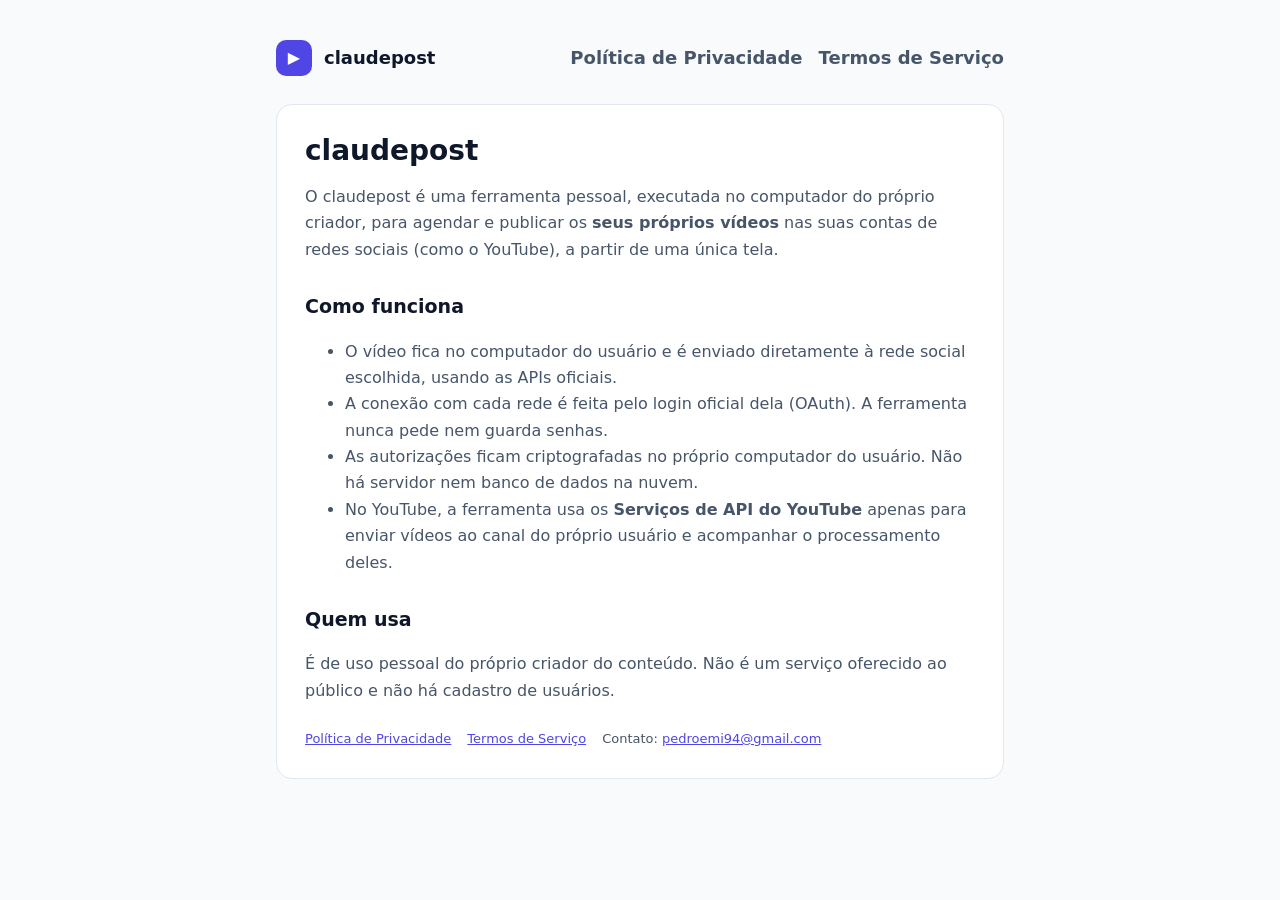
<file: index.html>
<!doctype html>
<html lang="pt-BR">
<head>
  <meta charset="utf-8" />
  <meta name="viewport" content="width=device-width, initial-scale=1" />
  <title>claudepost</title>
  <meta name="description" content="claudepost: ferramenta pessoal para agendar e publicar os próprios vídeos nas redes sociais." />
  <link rel="stylesheet" href="estilo.css" />
</head>
<body>
  <main>
    <header>
      <div class="logo">▶</div>
      <a href="./">claudepost</a>
      <nav>
        <a href="privacidade.html">Política de Privacidade</a>
        <a href="termos.html">Termos de Serviço</a>
      </nav>
    </header>

    <div class="card">
      <h1>claudepost</h1>
      <p>
        O claudepost é uma ferramenta pessoal, executada no computador do próprio criador, para agendar e publicar os
        <strong>seus próprios vídeos</strong> nas suas contas de redes sociais (como o YouTube), a partir de uma única tela.
      </p>

      <h2>Como funciona</h2>
      <ul>
        <li>O vídeo fica no computador do usuário e é enviado diretamente à rede social escolhida, usando as APIs oficiais.</li>
        <li>A conexão com cada rede é feita pelo login oficial dela (OAuth). A ferramenta nunca pede nem guarda senhas.</li>
        <li>As autorizações ficam criptografadas no próprio computador do usuário. Não há servidor nem banco de dados na nuvem.</li>
        <li>No YouTube, a ferramenta usa os <strong>Serviços de API do YouTube</strong> apenas para enviar vídeos ao canal do próprio usuário e acompanhar o processamento deles.</li>
      </ul>

      <h2>Quem usa</h2>
      <p>
        É de uso pessoal do próprio criador do conteúdo. Não é um serviço oferecido ao público e não há cadastro de usuários.
      </p>

      <footer>
        <a href="privacidade.html">Política de Privacidade</a>
        <a href="termos.html">Termos de Serviço</a>
        <span>Contato: <a href="mailto:pedroemi94@gmail.com">pedroemi94@gmail.com</a></span>
      </footer>
    </div>
  </main>
</body>
</html>
</file>
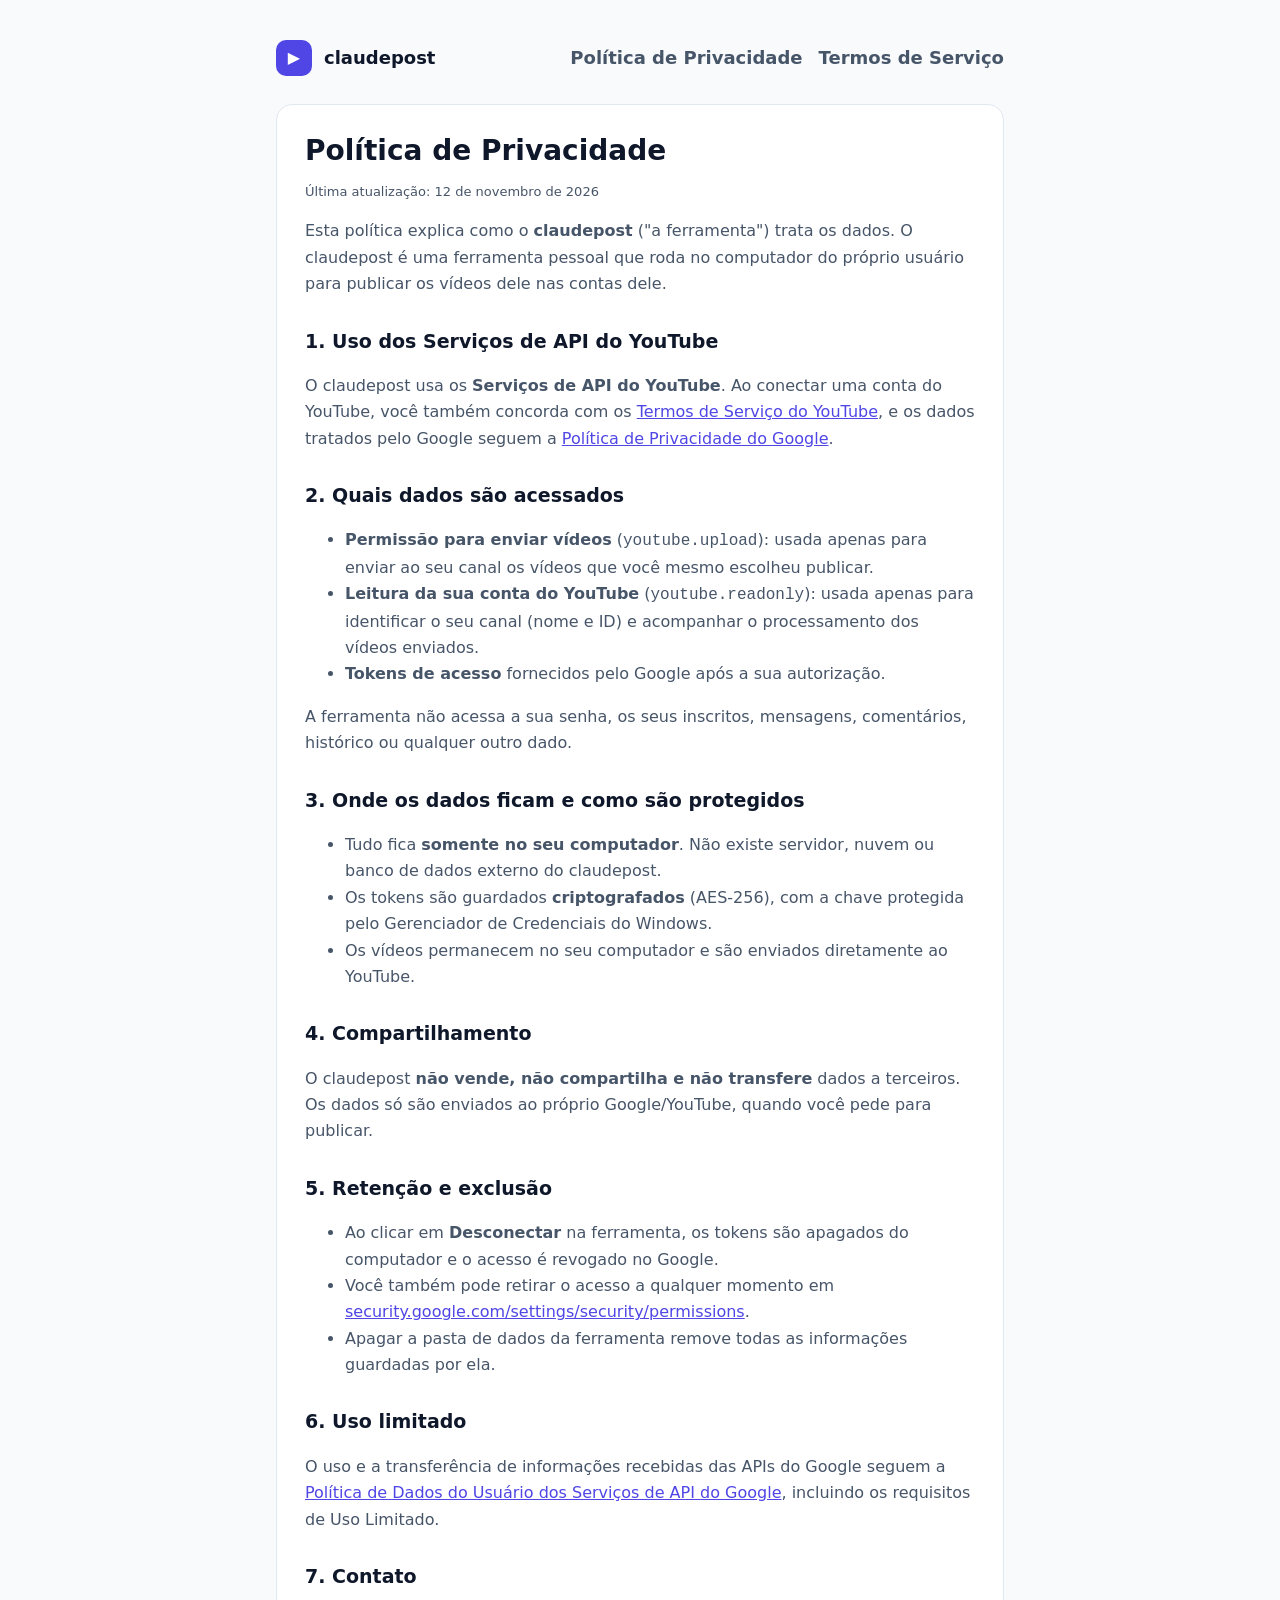
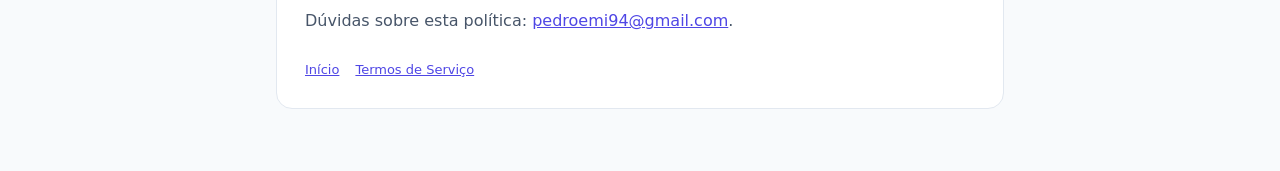
<file: privacidade.html>
<!doctype html>
<html lang="pt-BR">
<head>
  <meta charset="utf-8" />
  <meta name="viewport" content="width=device-width, initial-scale=1" />
  <title>Política de Privacidade — claudepost</title>
  <link rel="stylesheet" href="estilo.css" />
</head>
<body>
  <main>
    <header>
      <div class="logo">▶</div>
      <a href="./">claudepost</a>
      <nav>
        <a href="privacidade.html">Política de Privacidade</a>
        <a href="termos.html">Termos de Serviço</a>
      </nav>
    </header>

    <div class="card">
      <h1>Política de Privacidade</h1>
      <p class="small">Última atualização: 12 de novembro de 2026</p>

      <p>
        Esta política explica como o <strong>claudepost</strong> ("a ferramenta") trata os dados. O claudepost é uma ferramenta pessoal
        que roda no computador do próprio usuário para publicar os vídeos dele nas contas dele.
      </p>

      <h2>1. Uso dos Serviços de API do YouTube</h2>
      <p>
        O claudepost usa os <strong>Serviços de API do YouTube</strong>. Ao conectar uma conta do YouTube, você também concorda com os
        <a href="https://www.youtube.com/t/terms" target="_blank" rel="noopener">Termos de Serviço do YouTube</a>, e os dados tratados
        pelo Google seguem a <a href="https://policies.google.com/privacy" target="_blank" rel="noopener">Política de Privacidade do Google</a>.
      </p>

      <h2>2. Quais dados são acessados</h2>
      <ul>
        <li><strong>Permissão para enviar vídeos</strong> (<code>youtube.upload</code>): usada apenas para enviar ao seu canal os vídeos que você mesmo escolheu publicar.</li>
        <li><strong>Leitura da sua conta do YouTube</strong> (<code>youtube.readonly</code>): usada apenas para identificar o seu canal (nome e ID) e acompanhar o processamento dos vídeos enviados.</li>
        <li><strong>Tokens de acesso</strong> fornecidos pelo Google após a sua autorização.</li>
      </ul>
      <p>A ferramenta não acessa a sua senha, os seus inscritos, mensagens, comentários, histórico ou qualquer outro dado.</p>

      <h2>3. Onde os dados ficam e como são protegidos</h2>
      <ul>
        <li>Tudo fica <strong>somente no seu computador</strong>. Não existe servidor, nuvem ou banco de dados externo do claudepost.</li>
        <li>Os tokens são guardados <strong>criptografados</strong> (AES-256), com a chave protegida pelo Gerenciador de Credenciais do Windows.</li>
        <li>Os vídeos permanecem no seu computador e são enviados diretamente ao YouTube.</li>
      </ul>

      <h2>4. Compartilhamento</h2>
      <p>
        O claudepost <strong>não vende, não compartilha e não transfere</strong> dados a terceiros. Os dados só são enviados ao próprio
        Google/YouTube, quando você pede para publicar.
      </p>

      <h2>5. Retenção e exclusão</h2>
      <ul>
        <li>Ao clicar em <strong>Desconectar</strong> na ferramenta, os tokens são apagados do computador e o acesso é revogado no Google.</li>
        <li>Você também pode retirar o acesso a qualquer momento em
          <a href="https://security.google.com/settings/security/permissions" target="_blank" rel="noopener">security.google.com/settings/security/permissions</a>.
        </li>
        <li>Apagar a pasta de dados da ferramenta remove todas as informações guardadas por ela.</li>
      </ul>

      <h2>6. Uso limitado</h2>
      <p>
        O uso e a transferência de informações recebidas das APIs do Google seguem a
        <a href="https://developers.google.com/terms/api-services-user-data-policy" target="_blank" rel="noopener">Política de Dados do Usuário dos Serviços de API do Google</a>,
        incluindo os requisitos de Uso Limitado.
      </p>

      <h2>7. Contato</h2>
      <p>Dúvidas sobre esta política: <a href="mailto:pedroemi94@gmail.com">pedroemi94@gmail.com</a>.</p>

      <footer>
        <a href="./">Início</a>
        <a href="termos.html">Termos de Serviço</a>
      </footer>
    </div>
  </main>
</body>
</html>
</file>
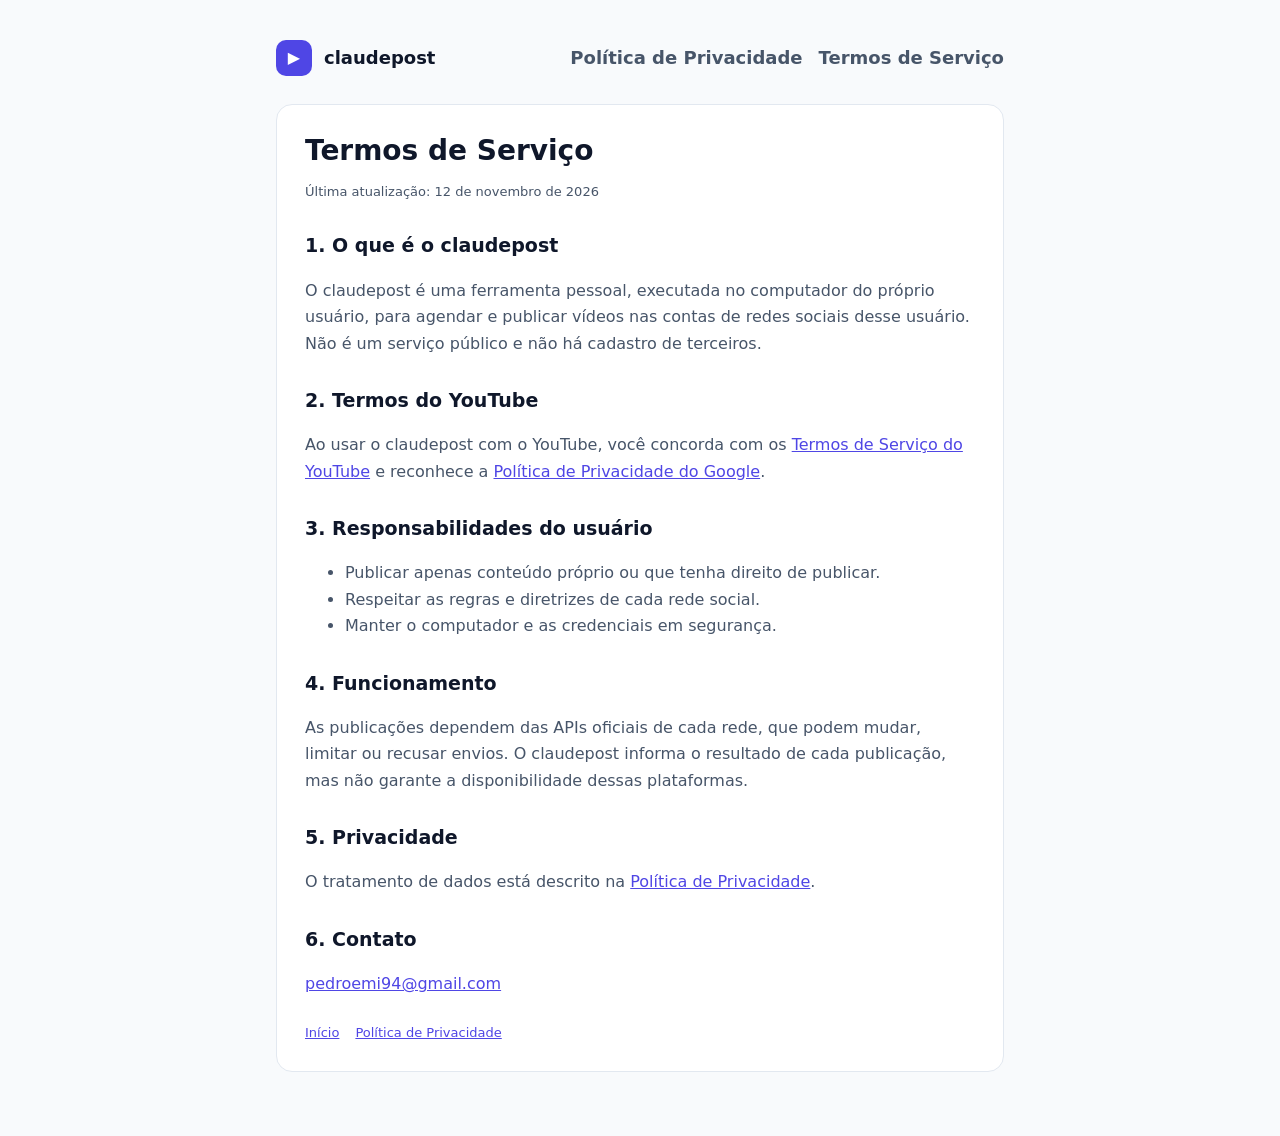
<file: termos.html>
<!doctype html>
<html lang="pt-BR">
<head>
  <meta charset="utf-8" />
  <meta name="viewport" content="width=device-width, initial-scale=1" />
  <title>Termos de Serviço — claudepost</title>
  <link rel="stylesheet" href="estilo.css" />
</head>
<body>
  <main>
    <header>
      <div class="logo">▶</div>
      <a href="./">claudepost</a>
      <nav>
        <a href="privacidade.html">Política de Privacidade</a>
        <a href="termos.html">Termos de Serviço</a>
      </nav>
    </header>

    <div class="card">
      <h1>Termos de Serviço</h1>
      <p class="small">Última atualização: 12 de novembro de 2026</p>

      <h2>1. O que é o claudepost</h2>
      <p>
        O claudepost é uma ferramenta pessoal, executada no computador do próprio usuário, para agendar e publicar vídeos nas contas de
        redes sociais desse usuário. Não é um serviço público e não há cadastro de terceiros.
      </p>

      <h2>2. Termos do YouTube</h2>
      <p>
        Ao usar o claudepost com o YouTube, você concorda com os
        <a href="https://www.youtube.com/t/terms" target="_blank" rel="noopener">Termos de Serviço do YouTube</a> e reconhece a
        <a href="https://policies.google.com/privacy" target="_blank" rel="noopener">Política de Privacidade do Google</a>.
      </p>

      <h2>3. Responsabilidades do usuário</h2>
      <ul>
        <li>Publicar apenas conteúdo próprio ou que tenha direito de publicar.</li>
        <li>Respeitar as regras e diretrizes de cada rede social.</li>
        <li>Manter o computador e as credenciais em segurança.</li>
      </ul>

      <h2>4. Funcionamento</h2>
      <p>
        As publicações dependem das APIs oficiais de cada rede, que podem mudar, limitar ou recusar envios. O claudepost informa o
        resultado de cada publicação, mas não garante a disponibilidade dessas plataformas.
      </p>

      <h2>5. Privacidade</h2>
      <p>O tratamento de dados está descrito na <a href="privacidade.html">Política de Privacidade</a>.</p>

      <h2>6. Contato</h2>
      <p><a href="mailto:pedroemi94@gmail.com">pedroemi94@gmail.com</a></p>

      <footer>
        <a href="./">Início</a>
        <a href="privacidade.html">Política de Privacidade</a>
      </footer>
    </div>
  </main>
</body>
</html>
</file>
<file: estilo.css>
:root {
  --bg: #f8fafc;
  --card: #ffffff;
  --text: #0f172a;
  --muted: #475569;
  --accent: #4f46e5;
  --line: #e2e8f0;
}
@media (prefers-color-scheme: dark) {
  :root { --bg: #020617; --card: #0f172a; --text: #e2e8f0; --muted: #94a3b8; --accent: #818cf8; --line: #1e293b; }
}
* { box-sizing: border-box; }
body {
  margin: 0;
  background: var(--bg);
  color: var(--text);
  font: 16px/1.65 "Segoe UI", system-ui, -apple-system, sans-serif;
}
main { max-width: 760px; margin: 0 auto; padding: 40px 16px 64px; }
header { display: flex; align-items: center; gap: 12px; margin-bottom: 28px; }
.logo { width: 36px; height: 36px; border-radius: 10px; background: var(--accent); display: grid; place-items: center; color: #fff; font-weight: 700; }
header a { color: var(--text); text-decoration: none; font-weight: 700; font-size: 18px; }
nav { margin-left: auto; display: flex; gap: 16px; flex-wrap: wrap; font-size: 14px; }
nav a { color: var(--muted); }
.card { background: var(--card); border: 1px solid var(--line); border-radius: 16px; padding: 28px; }
h1 { font-size: 28px; line-height: 1.25; margin: 0 0 8px; }
h2 { font-size: 19px; margin: 28px 0 8px; }
p, li { color: var(--muted); }
a { color: var(--accent); }
.small { font-size: 13px; color: var(--muted); }
footer { margin-top: 24px; font-size: 13px; color: var(--muted); display: flex; gap: 16px; flex-wrap: wrap; }
</file>
